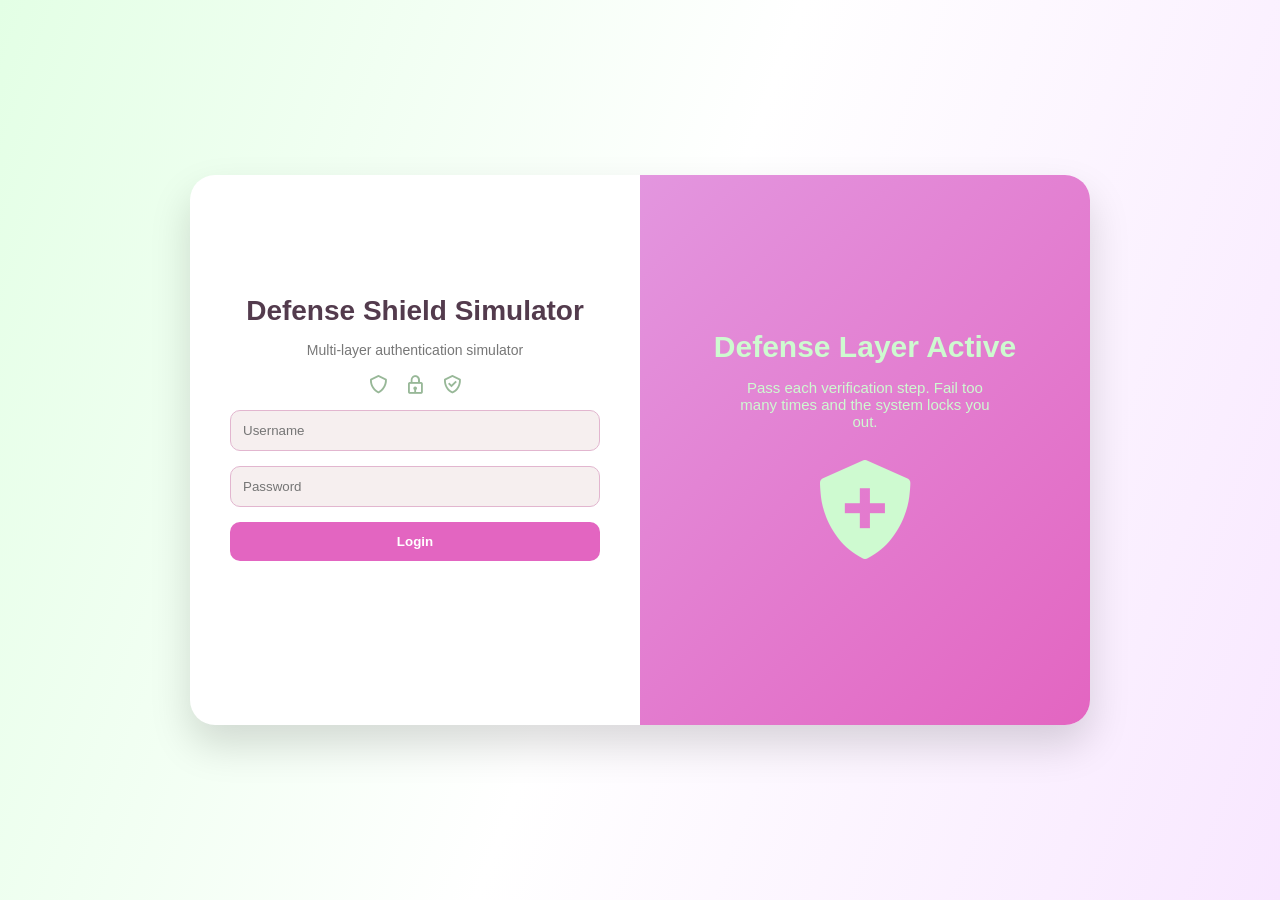
<file: index.html>
<!DOCTYPE html>
<html lang="en">
<head>
    <meta charset="UTF-8">
    <meta name="viewport" content="width=device-width, initial-scale=1.0">
    <title>Defense Shield Simulator</title>
    <link rel="stylesheet" href="style.css">
    <link href="https://unpkg.com/boxicons@2.1.4/css/boxicons.min.css" rel="stylesheet">
</head>
<body>

<div class="container">

    <!-- LEFT: LOGIN -->
    <div class="form-container">
        <form id="loginForm">

            <h1>Defense Shield Simulator</h1>
            <p class="subtitle">Multi-layer authentication simulator</p>

            <div class="icons-row">
                <i class='bx bx-shield'></i>
                <i class='bx bx-lock'></i>
                <i class='bx bx-check-shield'></i>
            </div>

            <input type="text" id="username" placeholder="Username" required>
            <input type="password" id="password" placeholder="Password" required>

            <!-- hidden initially -->
            <input type="text" id="twoFA" placeholder="2FA Code" class="hidden">
            
            <p id="securityQuestion" class="hidden question">
                What is the name of your first pet?
            </p>
            <input type="text" id="securityAnswer" placeholder="Security Answer" class="hidden">

            <button type="submit">Login</button>

            <div id="message"></div>

        </form>
    </div>

    <!-- RIGHT: VISUAL PANEL -->
    <div class="side-panel">
        <h2>Defense Layer Active</h2>
        <p>
            Pass each verification step.  
            Fail too many times and the system locks you out.
        </p>

        <i class='bx bxs-shield-plus big-icon'></i>
    </div>

</div>

<script src="login_simulator.js"></script>
</body>
</html>
</file>
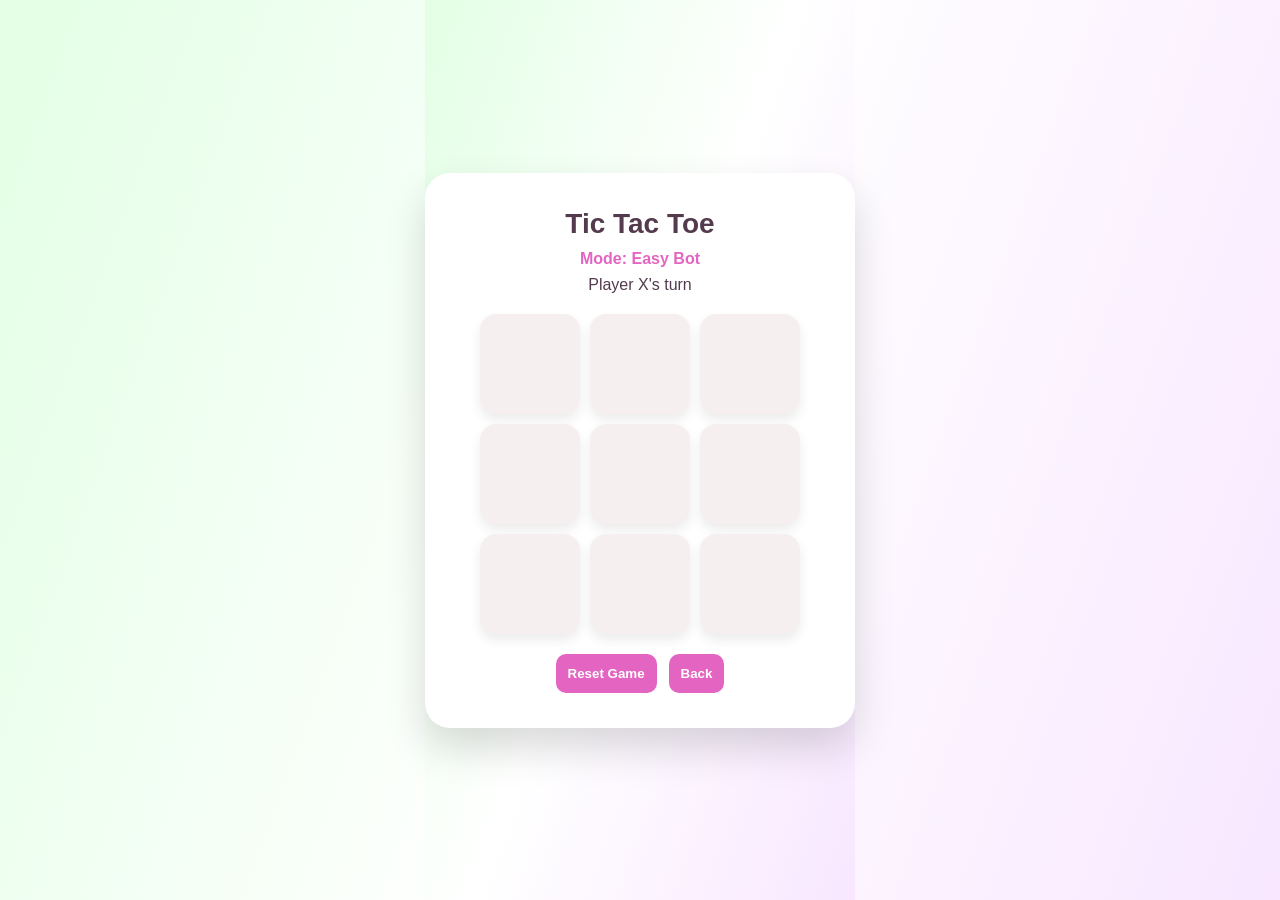
<file: game.html>
<!DOCTYPE html>
<html lang="en">
<head>
    <meta charset="UTF-8">
    <meta name="viewport" content="width=device-width, initial-scale=1.0">
    <title>Defense Shield Simulator - Tic Tac Toe</title>
    <link rel="stylesheet" href="style.css">
</head>
<body>
    <div class="game-page">
        <div class="game-card">
            <h1>Tic Tac Toe</h1>
            <p id="gameMode">Mode: Easy Bot</p>
            <p id="status">Player X's turn</p>

            <div class="board">
                <button class="cell" data-index="0"></button>
                <button class="cell" data-index="1"></button>
                <button class="cell" data-index="2"></button>
                <button class="cell" data-index="3"></button>
                <button class="cell" data-index="4"></button>
                <button class="cell" data-index="5"></button>
                <button class="cell" data-index="6"></button>
                <button class="cell" data-index="7"></button>
                <button class="cell" data-index="8"></button>
            </div>

            <div class="game-buttons">
                <button id="resetButton">Reset Game</button>
                <button onclick="window.location.href='index.html'">Back</button>
            </div>
        </div>
    </div>

    <script src="game.js"></script>
</body>
</html>
</file>
<file: style.css>
* {
    margin: 0;
    padding: 0;
    box-sizing: border-box;
    font-family: Arial, sans-serif;
}

body {
    height: 100vh;
    display: flex;
    justify-content: center;
    align-items: center;
    background: linear-gradient(110deg, #e3ffe5, white, #f8e7ff);
}

/* MAIN CONTAINER */
.container {
    width: 900px;
    height: 550px;
    background: white;
    border-radius: 25px;
    box-shadow: 0 20px 40px rgba(0,0,0,0.15);
    display: flex;
    overflow: hidden;
}

/* LEFT SIDE */
.form-container {
    width: 50%;
    padding: 50px 40px;
    display: flex;
    align-items: center;
    justify-content: center;
}

form {
    width: 100%;
    display: flex;
    flex-direction: column;
    gap: 15px;
    text-align: center;
}

h1 {
    color: #533B4D;
    font-size: 28px;
}

.subtitle {
    font-size: 14px;
    color: #777;
}

.icons-row {
    display: flex;
    justify-content: center;
    gap: 15px;
    font-size: 22px;
    color: #98b898;
}

/* INPUTS */
input {
    padding: 12px;
    border-radius: 10px;
    border: 1px solid #E2B6CF;
    background: #F6EFEF;
    outline: none;
}

input:focus {
    border-color: #E365C1;
}

/* BUTTON */
button {
    padding: 12px;
    border-radius: 10px;
    border: none;
    background: #E365C1;
    color: white;
    font-weight: bold;
    cursor: pointer;
    transition: 0.3s;
}

button:hover {
    background: #c94fb0;
}

/* MESSAGE */
#message {
    margin-top: 10px;
    font-size: 14px;
    color: #533B4D;
    min-height: 20px;
}

/* HIDDEN ELEMENTS */
.hidden {
    display: none;
}

.question {
    font-size: 14px;
    color: #E365C1;
}

/* RIGHT PANEL */
.side-panel {
    width: 50%;
    background: linear-gradient(135deg, #E396DF, #E365C1);
    color: #cefad0;
    display: flex;
    flex-direction: column;
    justify-content: center;
    align-items: center;
    padding: 40px;
    text-align: center;
}

.side-panel h2 {
    font-size: 30px;
    margin-bottom: 15px;
}

.side-panel p {
    font-size: 15px;
    max-width: 250px;
}

.big-icon {
    font-size: 120px;
    margin-top: 20px;
}

/* GAME PAGE */
.game-page {
    min-height: 100vh;
    display: flex;
    justify-content: center;
    align-items: center;
    background: linear-gradient(110deg, #e3ffe5, white, #f8e7ff);
}

.game-card {
    background: white;
    padding: 35px;
    border-radius: 25px;
    box-shadow: 0 20px 40px rgba(0,0,0,0.15);
    text-align: center;
    width: 430px;
}

.game-card h1 {
    color: #533B4D;
    margin-bottom: 10px;
}

#gameMode {
    color: #E365C1;
    margin-bottom: 8px;
    font-weight: bold;
}

#status {
    color: #533B4D;
    margin-bottom: 20px;
}

.board {
    display: grid;
    grid-template-columns: repeat(3, 100px);
    gap: 10px;
    justify-content: center;
    margin-bottom: 20px;
}

.cell {
    width: 100px;
    height: 100px;
    font-size: 2rem;
    font-weight: bold;
    border: none;
    border-radius: 16px;
    background: #F6EFEF;
    color: #8F2D56;
    cursor: pointer;
    box-shadow: 0 6px 12px rgba(0,0,0,0.08);
    transition: 0.2s;
}

.cell:hover {
    background: #E2B6CF;
}

.game-buttons {
    display: flex;
    justify-content: center;
    gap: 12px;
    margin-top: 10px;
}
</file>
